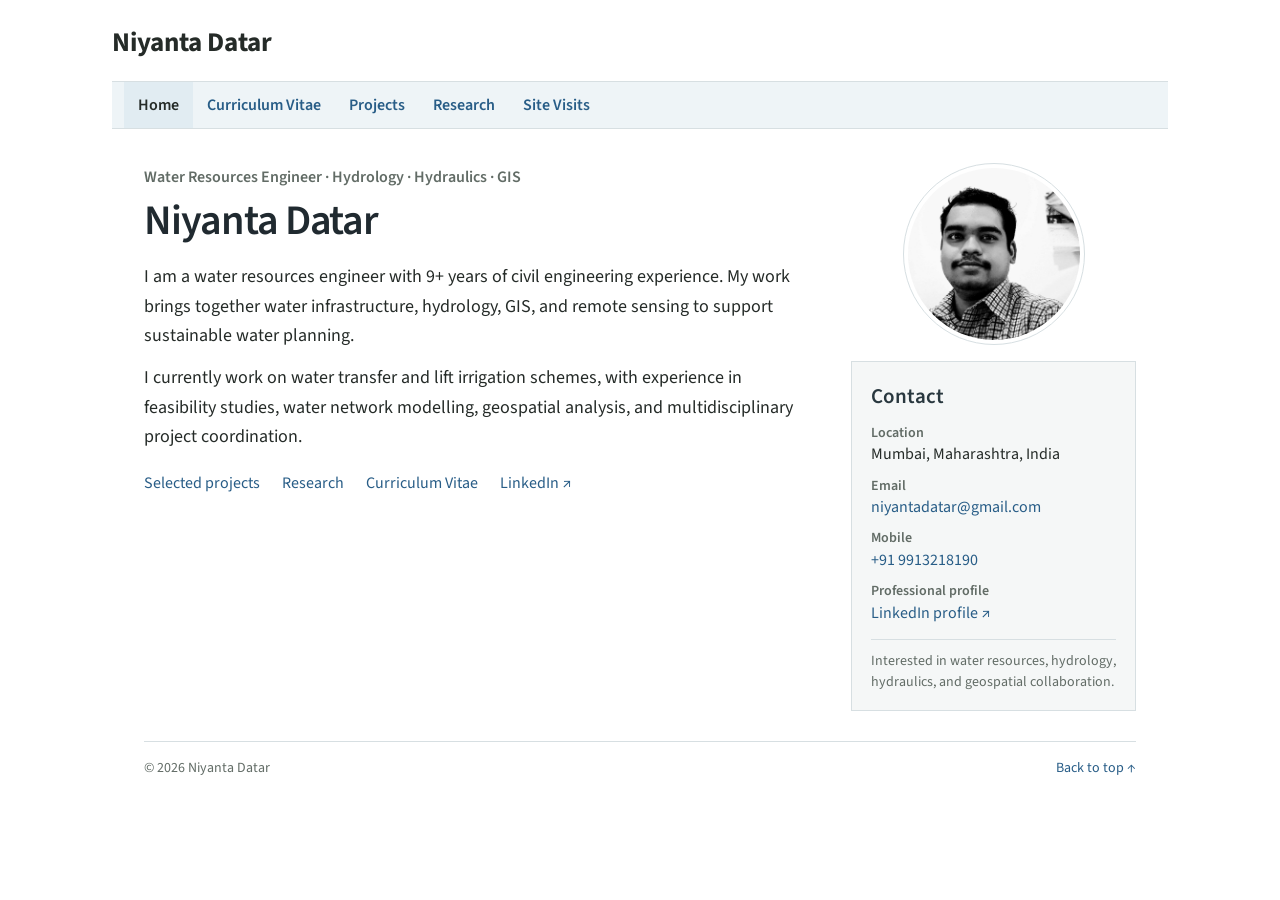
<file: index.html>
<!doctype html>
<html lang="en">
<head>
  <meta charset="utf-8">
  <meta name="viewport" content="width=device-width, initial-scale=1">
  <meta name="theme-color" content="#ffffff">
  <meta name="description" content="Niyanta Datar is a water resources engineer working across hydrology, GIS, remote sensing, and sustainable water infrastructure.">
  <title>Niyanta Datar | Water Resources Engineer</title>
  <link rel="preconnect" href="https://fonts.googleapis.com">
  <link rel="preconnect" href="https://fonts.gstatic.com" crossorigin>
  <link href="https://fonts.googleapis.com/css2?family=Source+Sans+3:wght@400;500;600;700&display=swap" rel="stylesheet">
  <link rel="stylesheet" href="styles.css">
  <script src="script.js" defer></script>
</head>
<body>
  <header class="site-header" id="home">
    <a class="site-title" href="index.html#home">Niyanta Datar</a>
    <button class="menu-toggle" aria-label="Open navigation" aria-expanded="false" aria-controls="site-nav"><span></span><span></span><span></span></button>
    <nav class="site-nav" id="site-nav" aria-label="Main navigation">
      <a href="index.html#home" aria-current="page">Home</a><a href="cv.html">Curriculum Vitae</a><a href="projects.html">Projects</a><a href="research.html">Research</a><a href="site-visits.html">Site Visits</a>
    </nav>
  </header>

  <main class="page-layout">
    <section class="intro" aria-labelledby="intro-title">
      <div class="intro-main">
        <p class="role-label">Water Resources Engineer · Hydrology · Hydraulics · GIS</p>
        <h1 id="intro-title">Niyanta Datar</h1>
        <p class="intro-summary">I am a water resources engineer with 9+ years of civil engineering experience. My work brings together water infrastructure, hydrology, GIS, and remote sensing to support sustainable water planning.</p>
        <p class="intro-summary">I currently work on water transfer and lift irrigation schemes, with experience in feasibility studies, water network modelling, geospatial analysis, and multidisciplinary project coordination.</p>
        <div class="intro-links"><a href="projects.html">Selected projects</a><a href="research.html">Research</a><a href="cv.html">Curriculum Vitae</a><a href="https://www.linkedin.com/in/niyanta-d-1a384518" target="_blank" rel="noreferrer">LinkedIn ↗</a></div>
      </div>
      <div class="home-sidebar">
        <img class="profile-picture" src="assets/profile/niyanta-datar.jpg" alt="Profile portrait of Niyanta Datar" width="180" height="180">
        <aside class="contact-card" aria-label="Contact information">
          <h2>Contact</h2>
          <dl><dt>Location</dt><dd>Mumbai, Maharashtra, India</dd><dt>Email</dt><dd><a href="mailto:niyantadatar@gmail.com">niyantadatar@gmail.com</a></dd><dt>Mobile</dt><dd><a href="tel:+919913218190">+91 9913218190</a></dd><dt>Professional profile</dt><dd><a href="https://www.linkedin.com/in/niyanta-d-1a384518" target="_blank" rel="noreferrer">LinkedIn profile ↗</a></dd></dl>
          <p class="contact-note">Interested in water resources, hydrology, hydraulics, and geospatial collaboration.</p>
        </aside>
      </div>
    </section>

  </main>

  <footer class="site-footer"><span>© 2026 Niyanta Datar</span><a href="#home">Back to top ↑</a></footer>
</body>
</html>
</file>
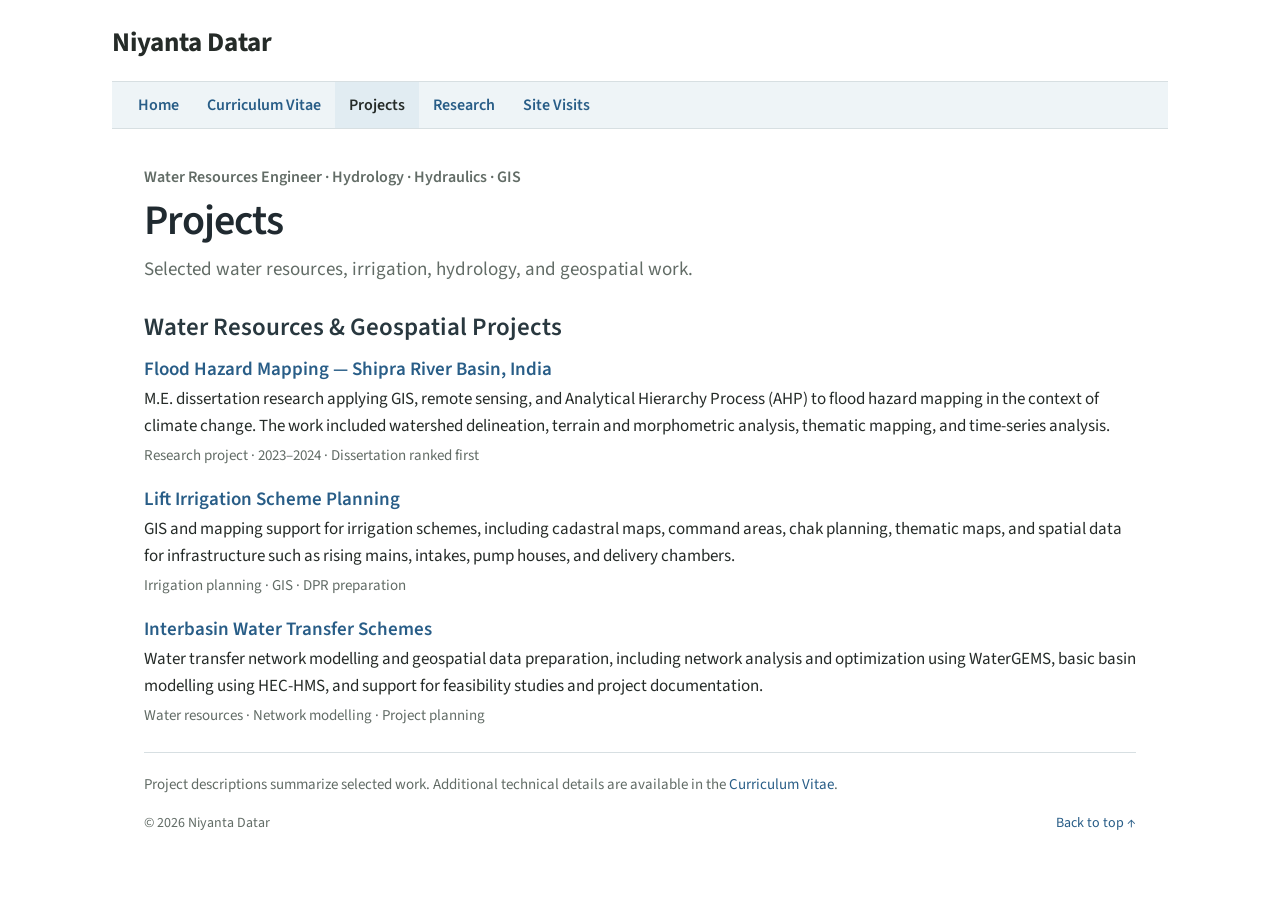
<file: projects.html>
<!doctype html>
<html lang="en">
<head>
  <meta charset="utf-8">
  <meta name="viewport" content="width=device-width, initial-scale=1">
  <meta name="theme-color" content="#ffffff">
  <meta name="description" content="Selected water resources, irrigation, hydrology, and geospatial projects by Niyanta Datar.">
  <title>Projects | Niyanta Datar</title>
  <link rel="preconnect" href="https://fonts.googleapis.com">
  <link rel="preconnect" href="https://fonts.gstatic.com" crossorigin>
  <link href="https://fonts.googleapis.com/css2?family=Source+Sans+3:wght@400;500;600;700&display=swap" rel="stylesheet">
  <link rel="stylesheet" href="styles.css">
  <script src="script.js" defer></script>
</head>
<body>
  <header class="site-header" id="home">
    <a class="site-title" href="index.html#home">Niyanta Datar</a>
    <button class="menu-toggle" aria-label="Open navigation" aria-expanded="false" aria-controls="site-nav"><span></span><span></span><span></span></button>
    <nav class="site-nav" id="site-nav" aria-label="Main navigation">
      <a href="index.html#home">Home</a><a href="cv.html">Curriculum Vitae</a><a href="projects.html" aria-current="page">Projects</a><a href="research.html">Research</a><a href="site-visits.html">Site Visits</a>
    </nav>
  </header>
  <main class="page-layout subpage">
    <p class="role-label">Water Resources Engineer · Hydrology · Hydraulics · GIS</p>
    <h1>Projects</h1>
    <p class="page-intro">Selected water resources, irrigation, hydrology, and geospatial work.</p>
    <section class="content-section">
      <h2>Water Resources & Geospatial Projects</h2>
      <article class="project-entry"><h3>Flood Hazard Mapping — Shipra River Basin, India</h3><p>M.E. dissertation research applying GIS, remote sensing, and Analytical Hierarchy Process (AHP) to flood hazard mapping in the context of climate change. The work included watershed delineation, terrain and morphometric analysis, thematic mapping, and time-series analysis.</p><p class="entry-meta">Research project · 2023–2024 · Dissertation ranked first</p></article>
      <article class="project-entry"><h3>Lift Irrigation Scheme Planning</h3><p>GIS and mapping support for irrigation schemes, including cadastral maps, command areas, chak planning, thematic maps, and spatial data for infrastructure such as rising mains, intakes, pump houses, and delivery chambers.</p><p class="entry-meta">Irrigation planning · GIS · DPR preparation</p></article>
      <article class="project-entry"><h3>Interbasin Water Transfer Schemes</h3><p>Water transfer network modelling and geospatial data preparation, including network analysis and optimization using WaterGEMS, basic basin modelling using HEC-HMS, and support for feasibility studies and project documentation.</p><p class="entry-meta">Water resources · Network modelling · Project planning</p></article>
    </section>
    <p class="page-note">Project descriptions summarize selected work. Additional technical details are available in the <a href="cv.html">Curriculum Vitae</a>.</p>
  </main>
  <footer class="site-footer"><span>© 2026 Niyanta Datar</span><a href="#home">Back to top ↑</a></footer>
</body>
</html>
</file>
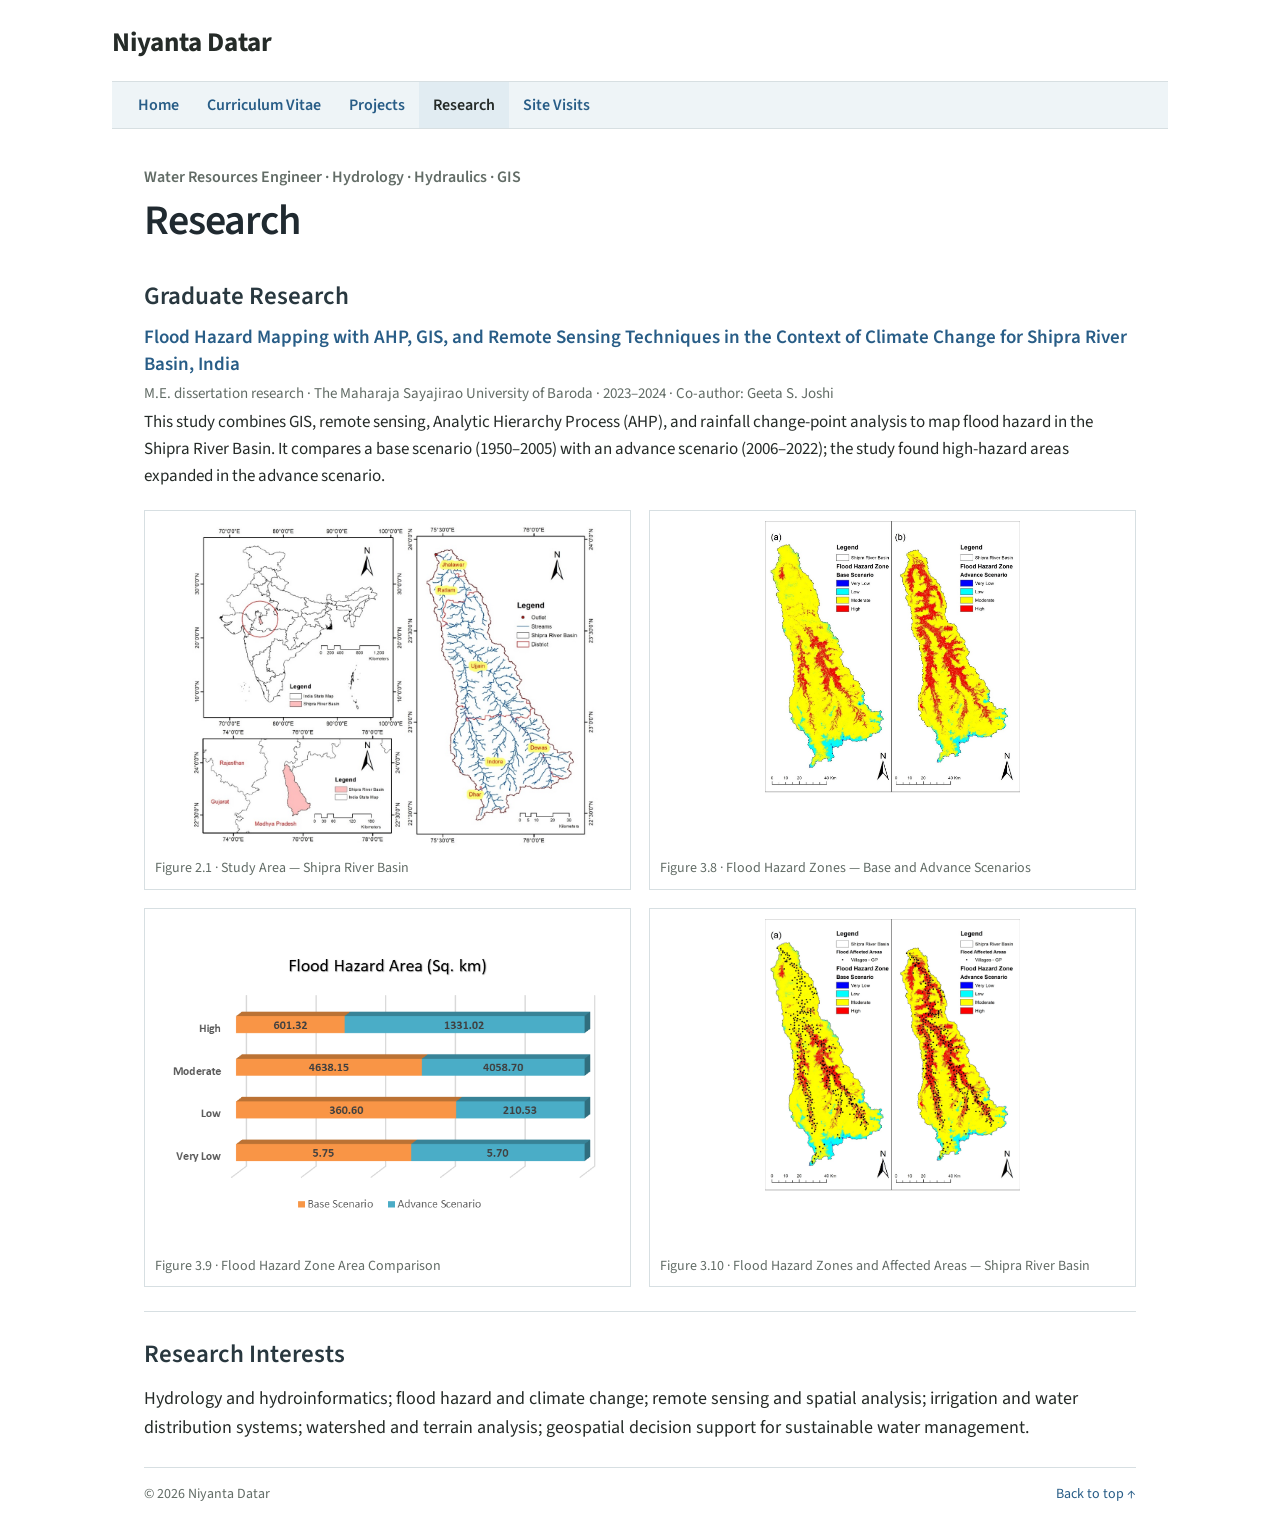
<file: research.html>
<!doctype html>
<html lang="en">
<head>
  <meta charset="utf-8">
  <meta name="viewport" content="width=device-width, initial-scale=1">
  <meta name="theme-color" content="#ffffff">
  <meta name="description" content="Research interests and dissertation work by Niyanta Datar in hydrology, flood hazard mapping, GIS, and remote sensing.">
  <title>Research | Niyanta Datar</title>
  <link rel="preconnect" href="https://fonts.googleapis.com">
  <link rel="preconnect" href="https://fonts.gstatic.com" crossorigin>
  <link href="https://fonts.googleapis.com/css2?family=Source+Sans+3:wght@400;500;600;700&display=swap" rel="stylesheet">
  <link rel="stylesheet" href="styles.css">
  <script src="script.js" defer></script>
</head>
<body>
  <header class="site-header" id="home">
    <a class="site-title" href="index.html#home">Niyanta Datar</a>
    <button class="menu-toggle" aria-label="Open navigation" aria-expanded="false" aria-controls="site-nav"><span></span><span></span><span></span></button>
    <nav class="site-nav" id="site-nav" aria-label="Main navigation">
      <a href="index.html#home">Home</a><a href="cv.html">Curriculum Vitae</a><a href="projects.html">Projects</a><a href="research.html" aria-current="page">Research</a><a href="site-visits.html">Site Visits</a>
    </nav>
  </header>
  <main class="page-layout subpage">
    <p class="role-label">Water Resources Engineer · Hydrology · Hydraulics · GIS</p>
    <h1>Research</h1>
    <section class="content-section research-feature">
      <h2>Graduate Research</h2>
      <article class="project-entry">
        <h3>Flood Hazard Mapping with AHP, GIS, and Remote Sensing Techniques in the Context of Climate Change for Shipra River Basin, India</h3>
        <p class="entry-meta">M.E. dissertation research · The Maharaja Sayajirao University of Baroda · 2023–2024 · Co-author: Geeta S. Joshi</p>
        <p>This study combines GIS, remote sensing, Analytic Hierarchy Process (AHP), and rainfall change-point analysis to map flood hazard in the Shipra River Basin. It compares a base scenario (1950–2005) with an advance scenario (2006–2022); the study found high-hazard areas expanded in the advance scenario.</p>
        <div class="research-figures">
          <figure>
            <a href="assets/research/shipra-study-area.jpeg" target="_blank" rel="noreferrer" aria-label="Open the Shipra River Basin study area map at full size"><img src="assets/research/shipra-study-area.jpeg" alt="Study area map showing the Shipra River Basin and its location in India" loading="lazy"></a>
            <figcaption>Figure 2.1 · Study Area — Shipra River Basin</figcaption>
          </figure>
          <figure>
            <a href="assets/research/shipra-flood-hazard-scenarios.jpeg" target="_blank" rel="noreferrer" aria-label="Open the base and advance flood hazard maps at full size"><img src="assets/research/shipra-flood-hazard-scenarios.jpeg" alt="Side-by-side flood hazard maps comparing the Shipra River Basin base and advance scenarios" loading="lazy"></a>
            <figcaption>Figure 3.8 · Flood Hazard Zones — Base and Advance Scenarios</figcaption>
          </figure>
          <figure>
            <a href="assets/research/shipra-hazard-area-comparison.png" target="_blank" rel="noreferrer" aria-label="Open the flood hazard area comparison chart at full size"><img src="assets/research/shipra-hazard-area-comparison.png" alt="Horizontal bar chart comparing flood hazard area by class in the base and advance scenarios" loading="lazy"></a>
            <figcaption>Figure 3.9 · Flood Hazard Zone Area Comparison</figcaption>
          </figure>
          <figure>
            <a href="assets/research/shipra-flood-affected-areas.jpeg" target="_blank" rel="noreferrer" aria-label="Open the flood-affected areas map at full size"><img src="assets/research/shipra-flood-affected-areas.jpeg" alt="Shipra River Basin advance-scenario flood hazard map with flood-affected village locations overlaid" loading="lazy"></a>
            <figcaption>Figure 3.10 · Flood Hazard Zones and Affected Areas — Shipra River Basin</figcaption>
          </figure>
        </div>
      </article>
    </section>
    <section class="content-section">
      <h2>Research Interests</h2>
      <p>Hydrology and hydroinformatics; flood hazard and climate change; remote sensing and spatial analysis; irrigation and water distribution systems; watershed and terrain analysis; geospatial decision support for sustainable water management.</p>
    </section>
  </main>
  <footer class="site-footer"><span>© 2026 Niyanta Datar</span><a href="#home">Back to top ↑</a></footer>
</body>
</html>
</file>
<file: styles.css>
:root {
  color-scheme: light;
  --text: #252b28;
  --muted: #626c66;
  --blue: #285d87;
  --pale-blue: #eef4f7;
  --rule: #d7dfe2;
  --paper: #fff;
  font-family: 'Source Sans 3', Arial, sans-serif;
  font-synthesis: none;
  text-rendering: optimizeLegibility;
}

* { box-sizing: border-box; }
html { scroll-behavior: smooth; scroll-padding-top: 24px; }
body { margin: 0; background: var(--paper); color: var(--text); font-size: 18px; line-height: 1.65; }
a { color: var(--blue); text-decoration: none; }
a:hover { text-decoration: underline; }
a:focus-visible, button:focus-visible { outline: 3px solid #6c9fc4; outline-offset: 3px; }

@media (prefers-reduced-motion: no-preference) {
  @view-transition { navigation: auto; }
  ::view-transition-old(root) { animation: page-fade-out 160ms ease both; }
  ::view-transition-new(root) { animation: page-fade-in 220ms ease both; }
  @keyframes page-fade-out { to { opacity: 0; } }
  @keyframes page-fade-in { from { opacity: 0; } }
}

.site-header { max-width: 1120px; margin: 0 auto; padding: 27px 32px 0; }
.site-title { color: var(--text); font-size: 27px; font-weight: 700; line-height: 1.2; }
.site-title:hover { text-decoration: none; }
.site-nav { display: flex; flex-wrap: wrap; gap: 0; margin-top: 20px; padding: 0 12px; background: var(--pale-blue); border-top: 1px solid var(--rule); border-bottom: 1px solid var(--rule); }
.site-nav a { padding: 10px 14px; color: var(--blue); font-size: 16px; font-weight: 600; }
.site-nav a:hover { background: #e1ecf2; text-decoration: none; }
.site-nav a[aria-current='page'] { color: var(--text); background: #e1ecf2; }
.menu-toggle { display: none; }

.page-layout { max-width: 1056px; margin: 0 auto; padding: 35px 32px 0; }
.subpage > h1 { margin-bottom: 7px; }
.page-intro { margin: 0; color: var(--muted); font-size: 19px; }
.page-note { margin: 20px 0 0; color: var(--muted); font-size: 15px; }
.site-visits-intro { margin: 0 0 17px; color: var(--muted); }
.site-visit-carousel { margin-top: 18px; }
.site-visit-slides { min-width: 0; }
.site-visit-slide { display: grid; grid-template-columns: minmax(0, 1.05fr) minmax(0, .95fr); gap: 24px; align-items: start; padding: 17px; border: 1px solid var(--rule); background: #fff; }
.site-visit-carousel.is-ready .site-visit-slide { display: none; }
.site-visit-carousel.is-ready .site-visit-slide.is-current { display: grid; }
.visit-photo-gallery { display: grid; grid-template-columns: repeat(2, minmax(0, 1fr)); gap: 8px; }
.visit-photo-gallery a { display: block; overflow: hidden; aspect-ratio: 4 / 3; background: var(--pale-blue); }
.visit-photo-gallery img { display: block; width: 100%; height: 100%; object-fit: cover; }
.visit-details-panel h3 { margin: 0 0 13px; color: var(--blue); font-size: 22px; font-weight: 600; line-height: 1.3; }
.visit-details { margin: 0; }
.visit-details > div { margin: 0 0 8px; }
.visit-details dt { color: var(--muted); font-size: 14px; font-weight: 600; line-height: 1.4; }
.visit-details dd { margin: 0; font-size: 17px; }
.visit-links { display: flex; flex-wrap: wrap; gap: 5px 18px; margin-top: 12px; font-size: 16px; font-weight: 600; }
.visit-references { margin-top: 14px; padding-top: 10px; border-top: 1px solid var(--rule); }
.visit-references h4 { margin: 0 0 4px; color: #29383f; font-size: 16px; font-weight: 600; }
.visit-references ol { margin: 0; padding-left: 21px; color: var(--muted); font-size: 14px; line-height: 1.4; }
.visit-references li + li { margin-top: 4px; }
.carousel-controls { display: flex; justify-content: space-between; align-items: center; gap: 16px; margin-top: 12px; color: var(--muted); font-size: 15px; }
.carousel-controls button { min-height: 40px; padding: 6px 13px; border: 1px solid var(--rule); background: var(--pale-blue); color: var(--blue); font: inherit; font-weight: 600; cursor: pointer; }
.carousel-controls button:hover { background: #e1ecf2; }
.carousel-controls button[hidden] { display: none; }
.research-figures { display: grid; grid-template-columns: 1fr 1fr; gap: 18px; margin-top: 20px; }
.research-figures figure { min-width: 0; margin: 0; padding: 10px; border: 1px solid var(--rule); background: #fff; }
.research-figures figure a { display: block; }
.research-figures img { display: block; width: 100%; height: 330px; object-fit: contain; }
.research-figures figcaption { margin-top: 8px; color: var(--muted); font-size: 14px; line-height: 1.4; }
.intro { display: grid; grid-template-columns: minmax(0, 1fr) 285px; gap: 48px; align-items: start; padding: 0 0 30px; border-bottom: 1px solid var(--rule); }
.role-label { margin: 0 0 6px; color: var(--muted); font-size: 16px; font-weight: 600; }
h1 { margin: 0 0 15px; color: #202a30; font-size: 42px; font-weight: 600; letter-spacing: -.025em; line-height: 1.2; }
.intro-summary { max-width: 650px; margin: 0 0 12px; font-size: 18px; }
.intro-links { display: flex; flex-wrap: wrap; gap: 8px 22px; margin-top: 18px; font-size: 16px; }
.home-sidebar { display: grid; justify-items: center; gap: 17px; }
.profile-picture { display: block; width: 180px; height: 180px; object-fit: cover; border: 4px solid #fff; border-radius: 50%; outline: 1px solid var(--rule); }
.contact-card { padding: 17px 19px; background: #f5f7f7; border: 1px solid var(--rule); }
.contact-card h2 { margin: 0 0 10px; color: #29383f; font-size: 21px; font-weight: 600; }
.contact-card dl { margin: 0; }
.contact-card dt { margin-top: 10px; color: var(--muted); font-size: 14px; font-weight: 600; line-height: 1.4; }
.contact-card dd { margin: 0; font-size: 16px; line-height: 1.45; overflow-wrap: anywhere; }
.contact-note { margin: 14px 0 0; padding-top: 11px; border-top: 1px solid var(--rule); color: var(--muted); font-size: 14px; line-height: 1.5; }

.content-section { padding: 26px 0 24px; border-bottom: 1px solid var(--rule); scroll-margin-top: 18px; }
.content-section > h2 { margin: 0 0 13px; color: #29383f; font-size: 25px; font-weight: 600; line-height: 1.3; }
.content-section > p { margin: 0; }
.project-entry, .experience-entry, .education-entry { margin: 0 0 19px; }
.project-entry:last-child, .experience-entry:last-child, .education-entry:last-child { margin-bottom: 0; }
.experience-entry { margin-bottom: 25px; }
.experience-entry > p { margin-top: 6px; }
.experience-entry > .entry-meta { font-size: 16px; }
.education-entry-layout { display: grid; grid-template-columns: 72px minmax(0, 1fr); gap: 17px; align-items: center; }
.institution-logo { display: block; width: 64px; height: 64px; object-fit: contain; }
.msu-logo { border-radius: 50%; }
.gtu-logo { object-fit: cover; object-position: center; filter: brightness(1.15) contrast(1.3); }
.bentley-logo { width: 70px; height: 70px; }
.project-entry h3, .education-entry h3, .entry-heading h3 { margin: 0; color: var(--blue); font-size: 19px; font-weight: 600; line-height: 1.4; }
.project-entry p, .experience-entry > p, .education-entry > p { margin: 3px 0 0; font-size: 17px; line-height: 1.6; }
.project-entry .entry-meta, .entry-meta { color: var(--muted); font-size: 15px; }
.entry-heading { display: flex; justify-content: space-between; align-items: baseline; gap: 16px; }
.entry-heading > span { flex: 0 0 auto; color: var(--muted); font-size: 15px; }
.skills-list { display: grid; grid-template-columns: 1fr 1fr; column-gap: 36px; }
.skills-list p { margin: 0 0 9px; font-size: 17px; }
.skills-list strong { font-weight: 600; }
.membership { border-bottom: 0; }
.site-footer { max-width: 1056px; margin: 0 auto; padding: 15px 32px 27px; display: flex; justify-content: space-between; gap: 20px; color: var(--muted); font-size: 14px; }

@media (max-width: 700px) {
  body { font-size: 17px; }
  .site-header { padding: 21px 20px 0; }
  .site-title { font-size: 25px; }
  .menu-toggle { display: flex; width: 42px; height: 38px; margin: 12px 0 0 auto; flex-direction: column; justify-content: center; align-items: center; gap: 5px; border: 1px solid var(--rule); background: #fff; cursor: pointer; }
  .menu-toggle span { display: block; width: 19px; height: 2px; background: #30464c; transition: transform .15s; }
  .menu-toggle[aria-expanded='true'] span:first-child { transform: translateY(7px) rotate(45deg); }
  .menu-toggle[aria-expanded='true'] span:nth-child(2) { opacity: 0; }
  .menu-toggle[aria-expanded='true'] span:last-child { transform: translateY(-7px) rotate(-45deg); }
  .site-nav { display: none; margin-top: 12px; padding: 5px 8px; }
  .site-nav.is-open { display: flex; }
  .site-nav a { width: 50%; padding: 9px 8px; font-size: 16px; }
  .page-layout { padding: 26px 20px 0; }
  .intro { grid-template-columns: 1fr; gap: 23px; }
  .home-sidebar { gap: 15px; }
  .profile-picture { width: 156px; height: 156px; }
  h1 { font-size: 37px; }
  .intro-summary { font-size: 17px; }
  .contact-card { max-width: none; }
  .content-section { padding: 22px 0; }
  .content-section > h2 { font-size: 23px; }
  .project-entry h3, .education-entry h3, .entry-heading h3 { font-size: 18px; }
  .education-entry-layout { grid-template-columns: 64px minmax(0, 1fr); gap: 13px; }
  .institution-logo { width: 56px; height: 56px; }
  .gtu-logo { width: 56px; height: 56px; }
  .bentley-logo { width: 62px; height: 62px; }
  .project-entry p, .experience-entry > p, .education-entry > p, .skills-list p { font-size: 16px; }
  .experience-entry > .entry-meta { font-size: 15px; }
  .entry-heading { align-items: flex-start; gap: 8px; }
  .entry-heading > span { padding-top: 2px; font-size: 14px; white-space: nowrap; }
  .skills-list { grid-template-columns: 1fr; }
  .research-figures { grid-template-columns: 1fr; gap: 14px; }
  .research-figures img { height: auto; max-height: 500px; }
  .site-visit-slide, .site-visit-carousel.is-ready .site-visit-slide.is-current { grid-template-columns: 1fr; gap: 17px; padding: 13px; }
  .visit-details-panel h3 { font-size: 20px; }
  .visit-photo-gallery { gap: 6px; }
  .visit-references ol { font-size: 14px; }
  .carousel-controls button { min-height: 42px; }
  .site-footer { padding: 14px 20px 22px; font-size: 13px; }
}

@media (prefers-reduced-motion: reduce) {
  html { scroll-behavior: auto; }
  *, *::before, *::after { transition: none !important; }
}
</file>
